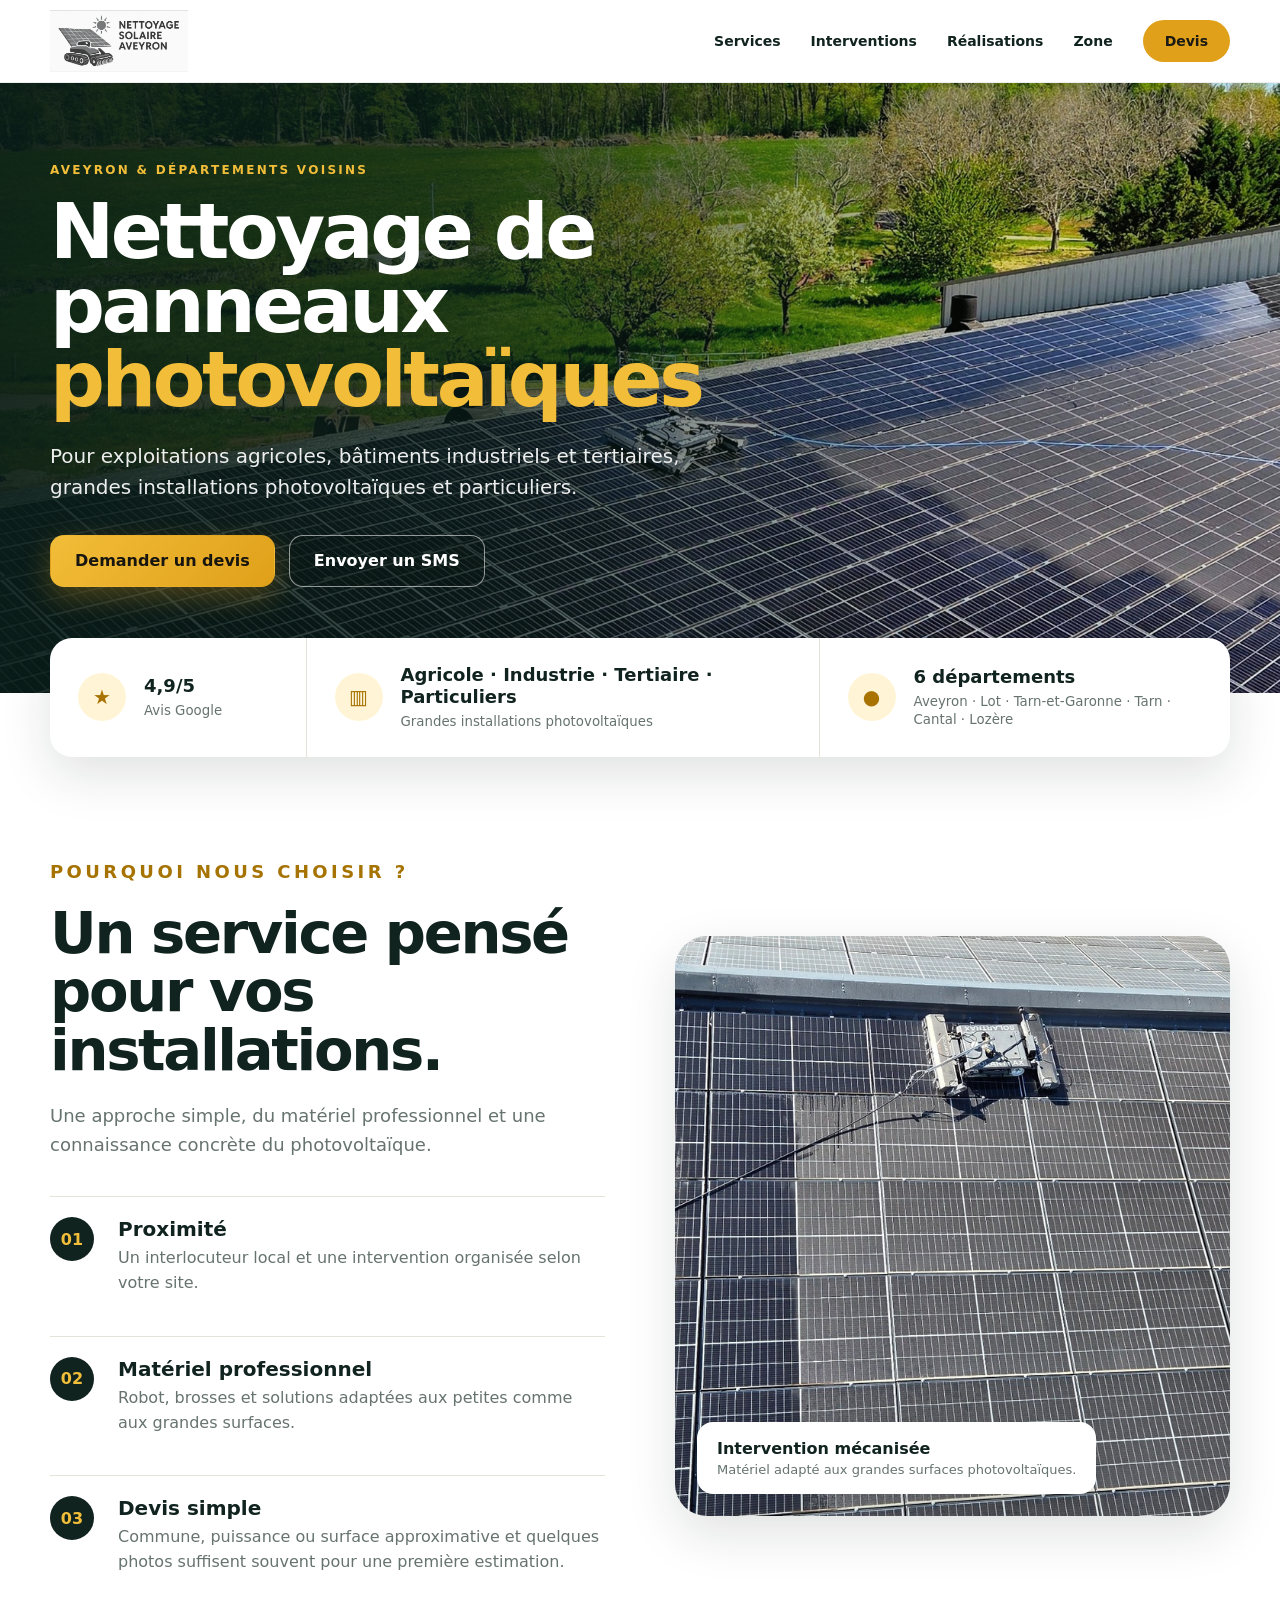
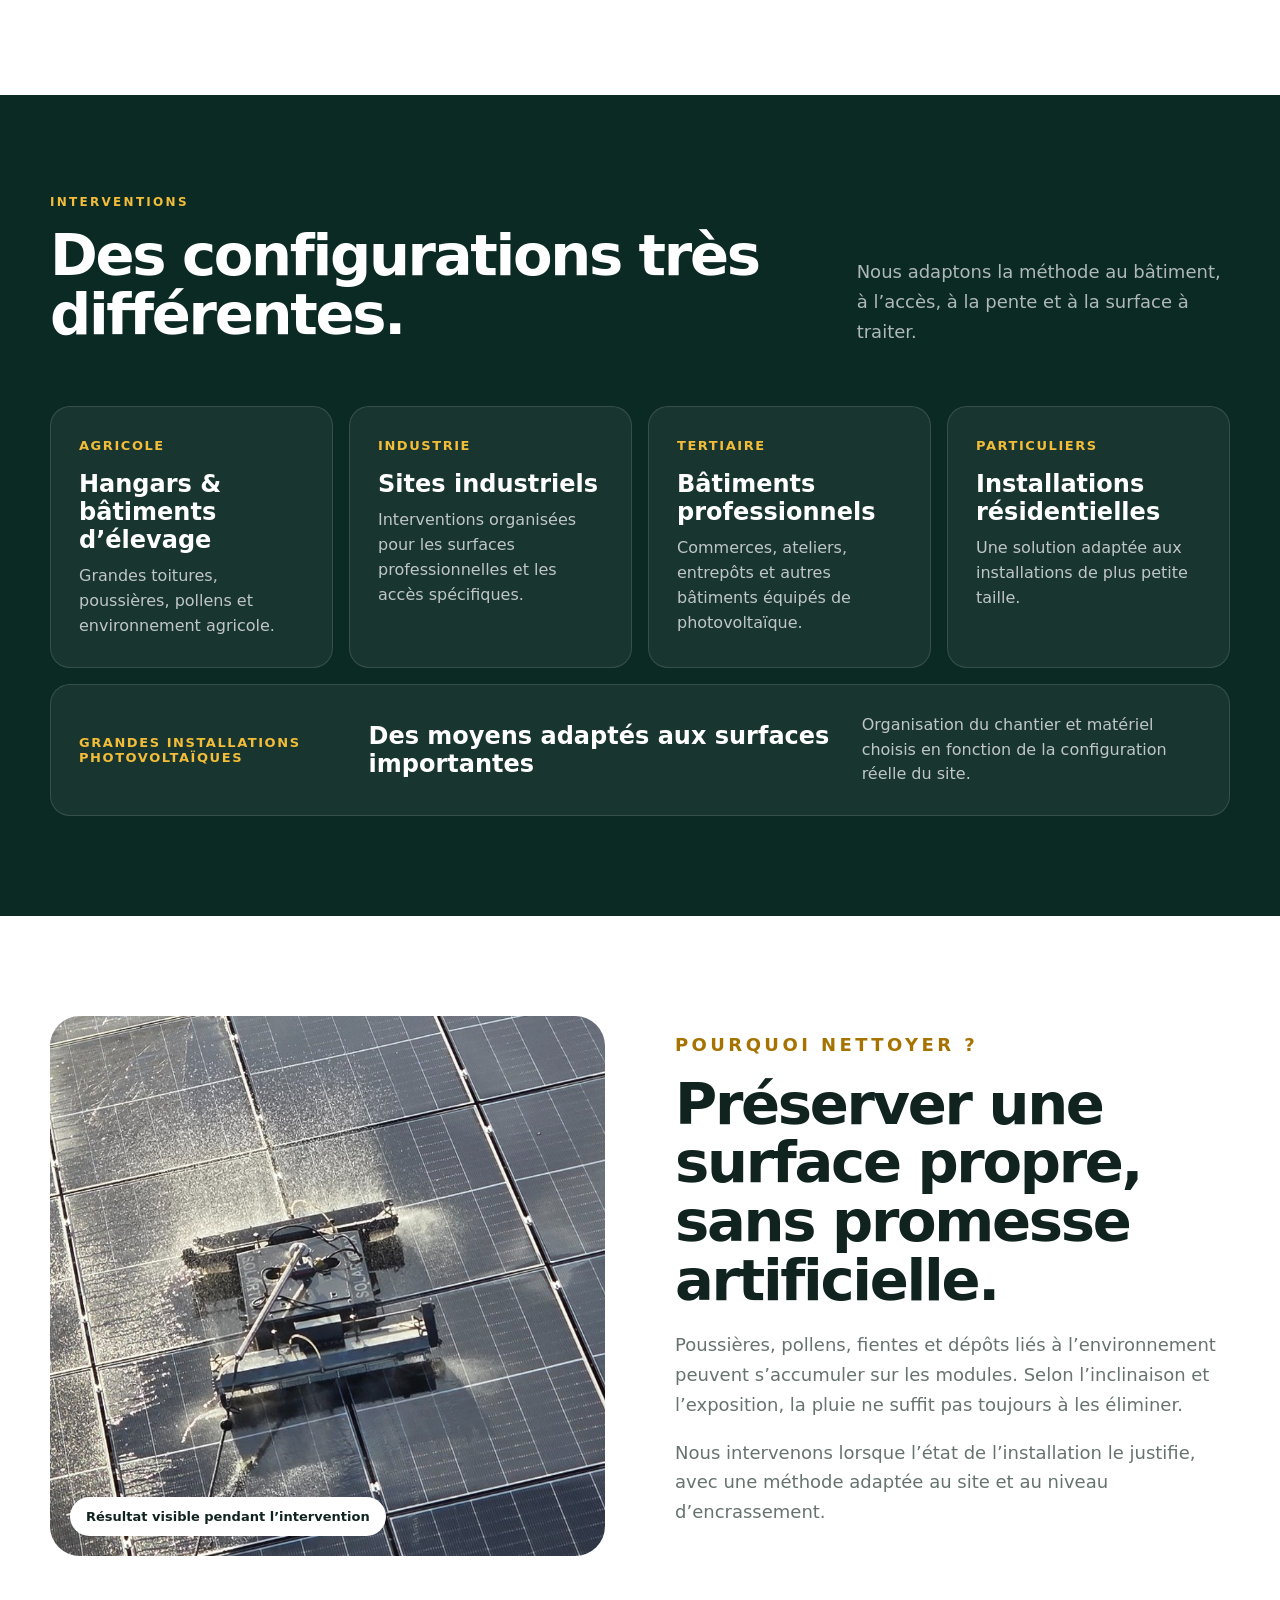
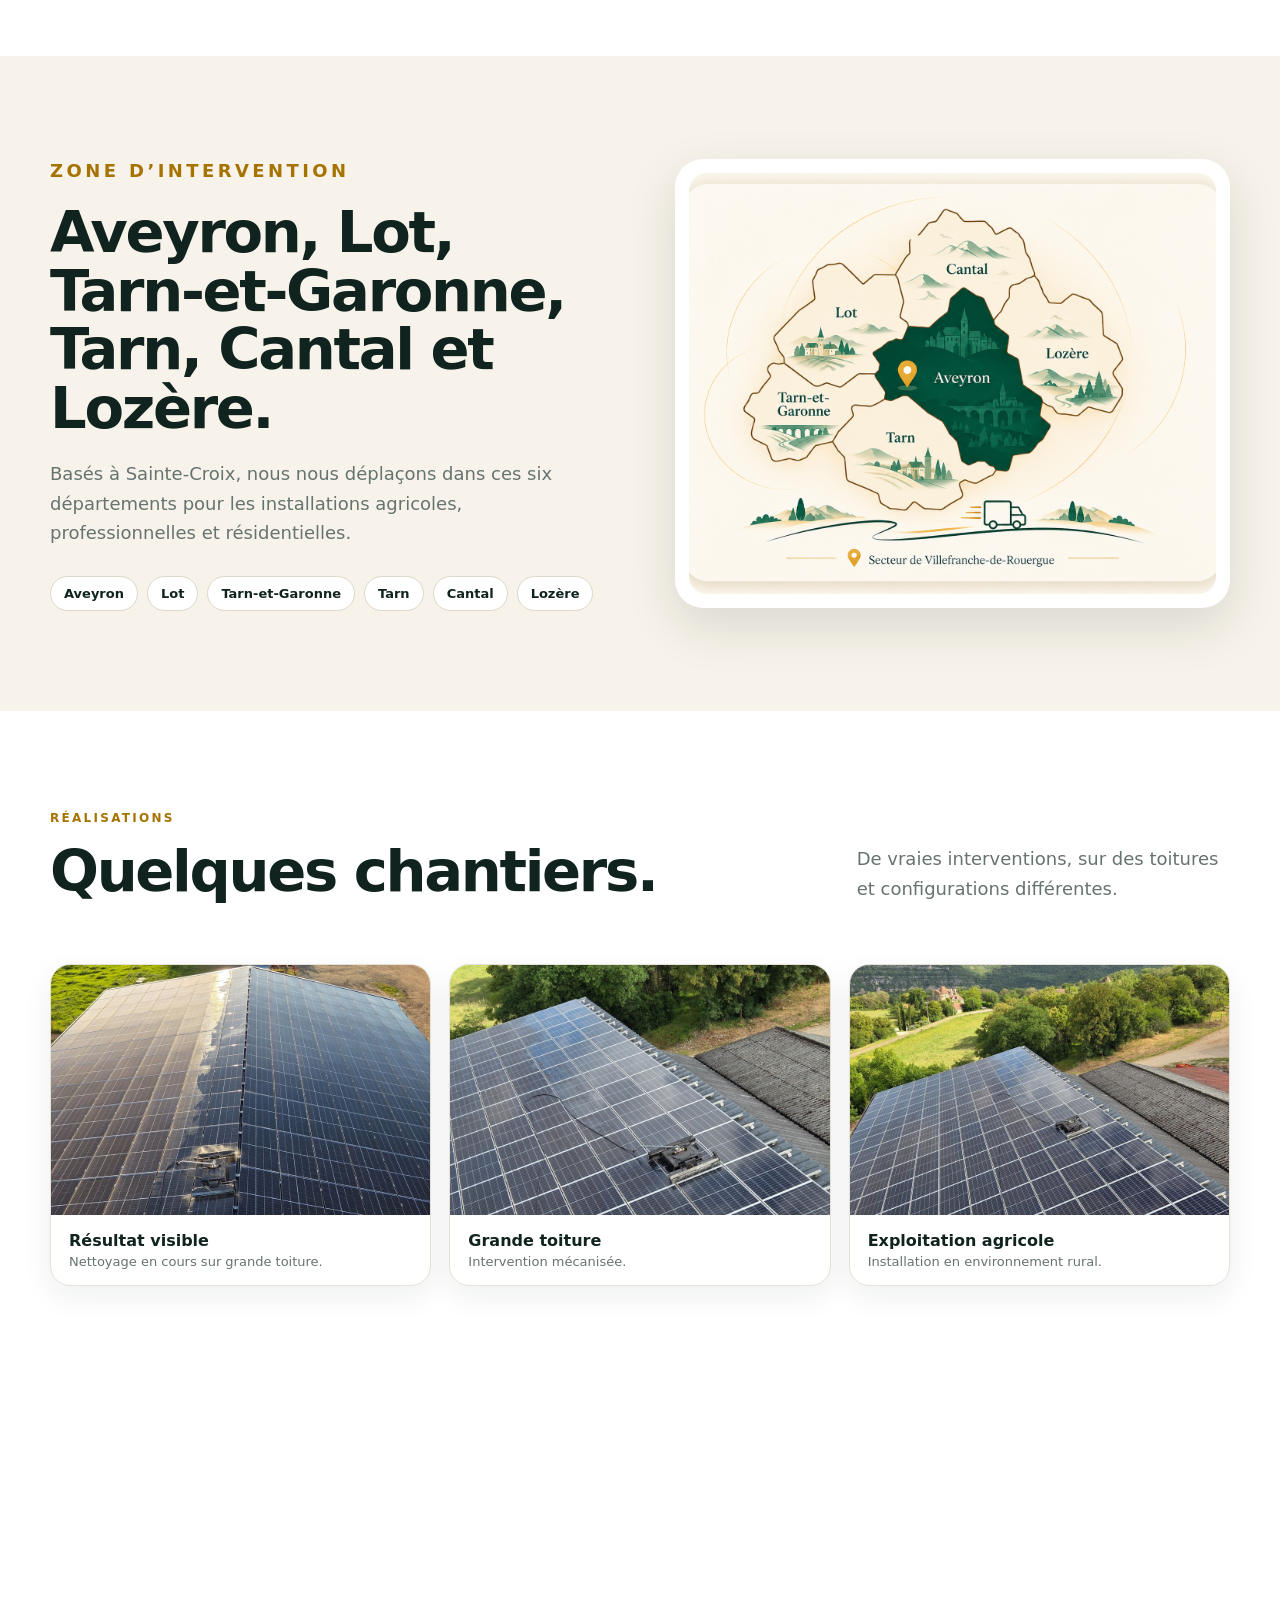
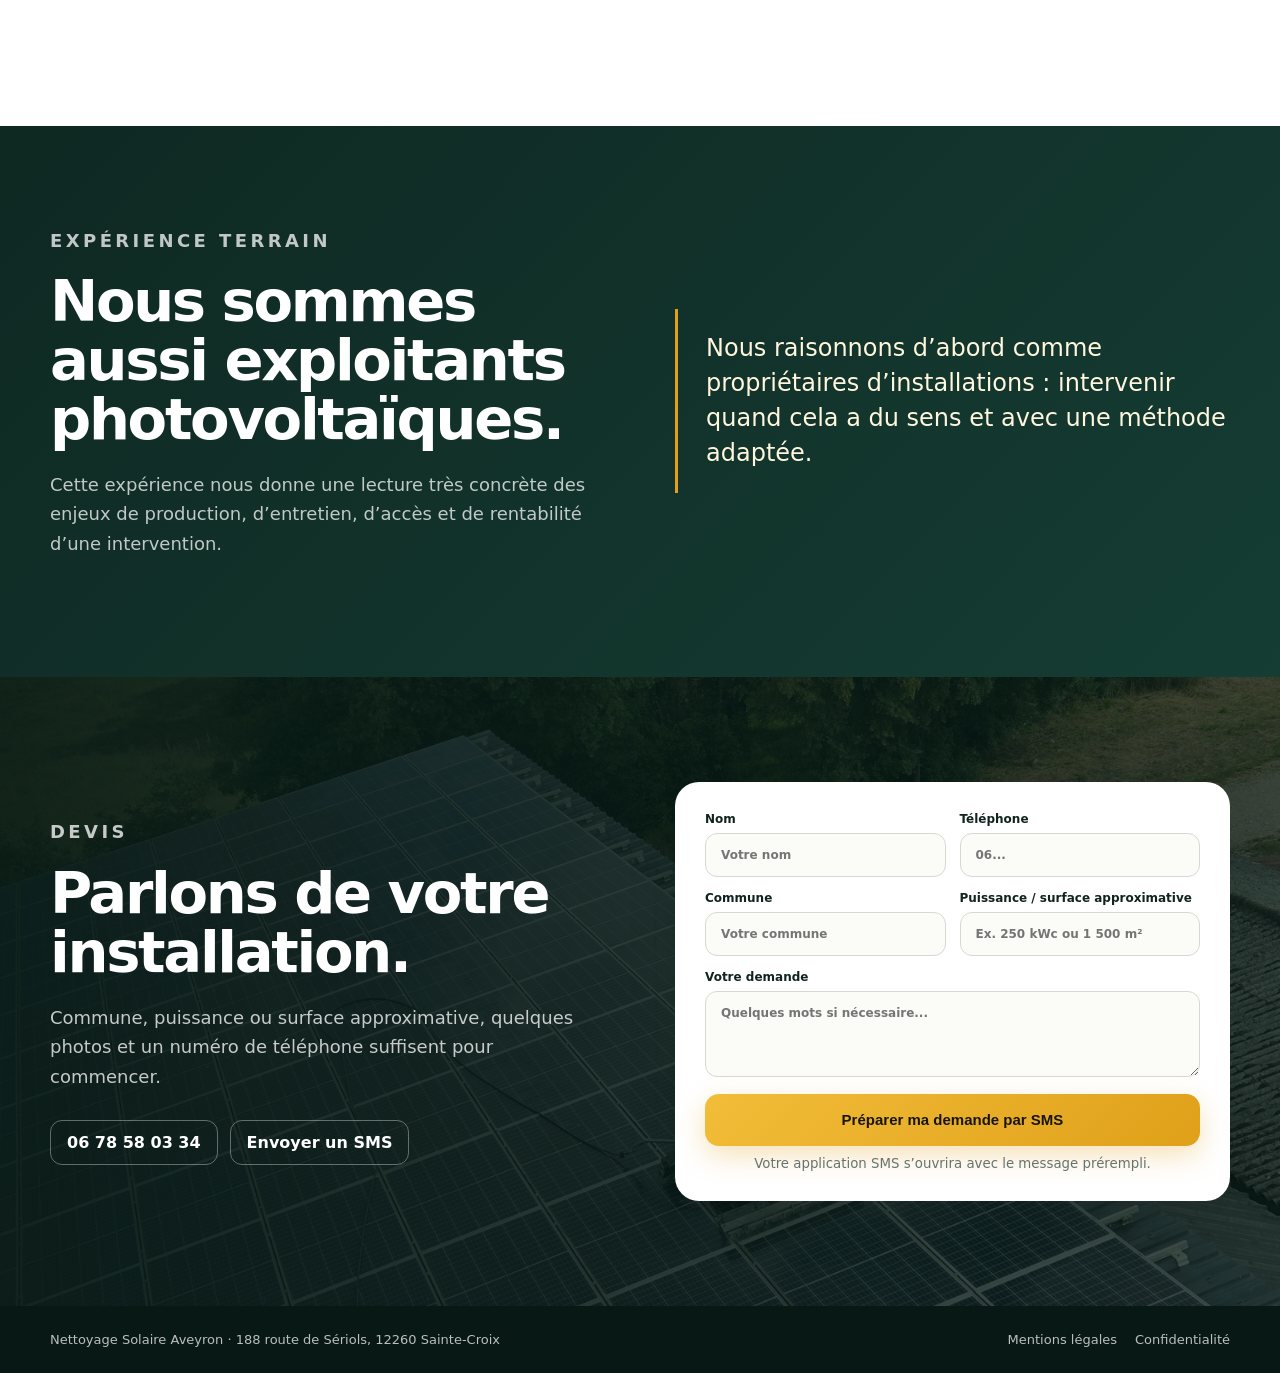
<file: index.html>
<!doctype html>
<html lang="fr">
<head>
  <meta charset="utf-8">
  <meta name="viewport" content="width=device-width,initial-scale=1,viewport-fit=cover">
  <title>Nettoyage de panneaux photovoltaïques | Aveyron, Lot, Tarn-et-Garonne</title>
  <meta name="description" content="Nettoyage professionnel de panneaux photovoltaïques pour exploitations agricoles, industrie, tertiaire, grandes installations et particuliers. Aveyron, Lot, Tarn-et-Garonne, Tarn, Cantal et Lozère.">
  <link rel="canonical" href="https://nettoyage-solaire-aveyron.fr/">
  <meta name="theme-color" content="#132923">
  <meta property="og:title" content="Nettoyage Solaire Aveyron">
  <meta property="og:description" content="Nettoyage professionnel de panneaux photovoltaïques en Aveyron et dans les départements voisins.">
  <meta property="og:image" content="https://nettoyage-solaire-aveyron.fr/assets/hero.jpg">
  <meta property="og:type" content="website">
  <meta property="og:url" content="https://nettoyage-solaire-aveyron.fr/">
  <link rel="icon" href="assets/favicon.png">
  <link rel="stylesheet" href="styles-v700.css">
  <script type="application/ld+json">{
    "@context":"https://schema.org","@type":"LocalBusiness","name":"Nettoyage Solaire Aveyron",
    "url":"https://nettoyage-solaire-aveyron.fr/","telephone":"+33678580334",
    "address":{"@type":"PostalAddress","streetAddress":"188 route de Sériols","postalCode":"12260","addressLocality":"Sainte-Croix","addressCountry":"FR"},
    "areaServed":["Aveyron","Lot","Tarn-et-Garonne","Tarn","Cantal","Lozère"],
    "description":"Nettoyage professionnel de panneaux photovoltaïques pour exploitations agricoles, industrie, tertiaire, grandes installations et particuliers."
  }</script>
</head>
<body>
<header class="site-header">
  <div class="wrap nav">
    <a class="brand" href="#top" aria-label="Nettoyage Solaire Aveyron"><img src="assets/logo-nsa.jpg" alt="Nettoyage Solaire Aveyron"></a>
    <button class="menu-btn" aria-expanded="false" aria-controls="navlinks" aria-label="Ouvrir le menu"><span></span><span></span><span></span></button>
    <nav id="navlinks" class="navlinks">
      <a href="#services">Services</a><a href="#interventions">Interventions</a><a href="#realisations">Réalisations</a><a href="#zone">Zone</a>
      <a class="nav-cta" href="#devis">Devis</a>
    </nav>
  </div>
</header>

<main id="top">
<section class="hero">
  <img class="hero-bg" src="assets/hero.jpg" alt="Robot de nettoyage sur une toiture photovoltaïque en environnement rural">
  <div class="hero-shade"></div>
  <div class="wrap hero-inner reveal">
    <p class="eyebrow">Aveyron & départements voisins</p>
    <h1>Nettoyage de panneaux <em>photovoltaïques</em></h1>
    <p class="hero-copy">Pour exploitations agricoles, bâtiments industriels et tertiaires, grandes installations photovoltaïques et particuliers.</p>
    <div class="hero-actions"><a class="btn primary" href="#devis">Demander un devis</a><a class="btn ghost" href="sms:+33678580334">Envoyer un SMS</a></div>
  </div>
</section>

<section class="proofbar" aria-label="Informations principales">
  <div class="wrap proofgrid">
    <div class="proof"><span class="proof-icon">★</span><div><strong>4,9/5</strong><small>Avis Google</small></div></div>
    <div class="proof"><span class="proof-icon">▥</span><div><strong>Agricole · Industrie · Tertiaire · Particuliers</strong><small>Grandes installations photovoltaïques</small></div></div>
    <div class="proof"><span class="proof-icon">●</span><div><strong>6 départements</strong><small>Aveyron · Lot · Tarn-et-Garonne · Tarn · Cantal · Lozère</small></div></div>
  </div>
</section>

<section class="section" id="services">
  <div class="wrap choose-grid">
    <div class="choose-copy reveal">
      <p class="eyebrow dark">Pourquoi nous choisir ?</p>
      <h2>Un service pensé pour vos installations.</h2>
      <p>Une approche simple, du matériel professionnel et une connaissance concrète du photovoltaïque.</p>
      <div class="benefits">
        <article><span>01</span><div><h3>Proximité</h3><p>Un interlocuteur local et une intervention organisée selon votre site.</p></div></article>
        <article><span>02</span><div><h3>Matériel professionnel</h3><p>Robot, brosses et solutions adaptées aux petites comme aux grandes surfaces.</p></div></article>
        <article><span>03</span><div><h3>Devis simple</h3><p>Commune, puissance ou surface approximative et quelques photos suffisent souvent pour une première estimation.</p></div></article>
      </div>
    </div>
    <figure class="feature reveal"><img src="assets/proof.jpg" alt="Robot professionnel de nettoyage photovoltaïque"><figcaption><strong>Intervention mécanisée</strong><span>Matériel adapté aux grandes surfaces photovoltaïques.</span></figcaption></figure>
  </div>
</section>

<section class="section section-dark" id="interventions">
  <div class="wrap">
    <div class="section-head reveal"><div><p class="eyebrow">Interventions</p><h2>Des configurations très différentes.</h2></div><p>Nous adaptons la méthode au bâtiment, à l’accès, à la pente et à la surface à traiter.</p></div>
    <div class="service-grid">
      <article class="service-card reveal"><b>Agricole</b><h3>Hangars & bâtiments d’élevage</h3><p>Grandes toitures, poussières, pollens et environnement agricole.</p></article>
      <article class="service-card reveal"><b>Industrie</b><h3>Sites industriels</h3><p>Interventions organisées pour les surfaces professionnelles et les accès spécifiques.</p></article>
      <article class="service-card reveal"><b>Tertiaire</b><h3>Bâtiments professionnels</h3><p>Commerces, ateliers, entrepôts et autres bâtiments équipés de photovoltaïque.</p></article>
      <article class="service-card reveal"><b>Particuliers</b><h3>Installations résidentielles</h3><p>Une solution adaptée aux installations de plus petite taille.</p></article>
      <article class="service-card wide reveal"><b>Grandes installations photovoltaïques</b><h3>Des moyens adaptés aux surfaces importantes</h3><p>Organisation du chantier et matériel choisis en fonction de la configuration réelle du site.</p></article>
    </div>
  </div>
</section>

<section class="section" id="resultat">
  <div class="wrap result-grid">
    <figure class="result-photo reveal"><img src="assets/resultat.jpg" alt="Nettoyage visible sur des panneaux photovoltaïques"><span>Résultat visible pendant l’intervention</span></figure>
    <div class="result-copy reveal"><p class="eyebrow dark">Pourquoi nettoyer ?</p><h2>Préserver une surface propre, sans promesse artificielle.</h2><p>Poussières, pollens, fientes et dépôts liés à l’environnement peuvent s’accumuler sur les modules. Selon l’inclinaison et l’exposition, la pluie ne suffit pas toujours à les éliminer.</p><p>Nous intervenons lorsque l’état de l’installation le justifie, avec une méthode adaptée au site et au niveau d’encrassement.</p></div>
  </div>
</section>

<section class="section zone-section" id="zone">
  <div class="wrap zone-grid">
    <div class="zone-copy reveal"><p class="eyebrow dark">Zone d’intervention</p><h2>Aveyron, Lot, Tarn-et-Garonne, Tarn, Cantal et Lozère.</h2><p>Basés à Sainte-Croix, nous nous déplaçons dans ces six départements pour les installations agricoles, professionnelles et résidentielles.</p><div class="chips"><span>Aveyron</span><span>Lot</span><span>Tarn-et-Garonne</span><span>Tarn</span><span>Cantal</span><span>Lozère</span></div></div>
    <figure class="map-card reveal"><img src="assets/zone-map-v710.png" alt="Carte de la zone d’intervention autour de l’Aveyron">
</figure>
  </div>
</section>

<section class="section" id="realisations">
  <div class="wrap">
    <div class="section-head light reveal"><div><p class="eyebrow dark">Réalisations</p><h2>Quelques chantiers.</h2></div><p>De vraies interventions, sur des toitures et configurations différentes.</p></div>
    <div class="gallery">
      <figure class="gallery-item reveal"><img src="assets/gallery-1.jpg" alt="Nettoyage photovoltaïque avec robot"><figcaption><strong>Résultat visible</strong><span>Nettoyage en cours sur grande toiture.</span></figcaption></figure>
      <figure class="gallery-item reveal"><img src="assets/gallery-2.jpg" alt="Robot sur toiture photovoltaïque"><figcaption><strong>Grande toiture</strong><span>Intervention mécanisée.</span></figcaption></figure>
      <figure class="gallery-item reveal"><img src="assets/gallery-3.jpg" alt="Toiture photovoltaïque en environnement rural"><figcaption><strong>Exploitation agricole</strong><span>Installation en environnement rural.</span></figcaption></figure>
      <figure class="gallery-item reveal"><img src="assets/gallery-4.jpg" alt="Robot de nettoyage sur panneaux photovoltaïques"><figcaption><strong>Surface importante</strong><span>Matériel adapté au chantier.</span></figcaption></figure>
      <figure class="gallery-item reveal"><img src="assets/gallery-5.jpg" alt="Intervention sur bâtiment agricole"><figcaption><strong>Bâtiment d’exploitation</strong><span>Configuration professionnelle.</span></figcaption></figure>
      <figure class="gallery-item reveal"><img src="assets/gallery-6.jpg" alt="Toiture photovoltaïque vue en hauteur"><figcaption><strong>Autre configuration</strong><span>Adaptation au site et à l’accès.</span></figcaption></figure>
    </div>
  </div>
</section>

<section class="section operator-section">
  <div class="wrap operator-grid"><div class="operator-copy reveal"><p class="eyebrow">Expérience terrain</p><h2>Nous sommes aussi exploitants photovoltaïques.</h2><p>Cette expérience nous donne une lecture très concrète des enjeux de production, d’entretien, d’accès et de rentabilité d’une intervention.</p></div><div class="operator-note reveal">Nous raisonnons d’abord comme propriétaires d’installations : intervenir quand cela a du sens et avec une méthode adaptée.</div></div>
</section>

<section class="contact" id="devis">
  <img src="assets/contact-bg.jpg" alt="Toiture photovoltaïque" class="contact-bg"><div class="contact-shade"></div>
  <div class="wrap contact-grid">
    <div class="contact-copy reveal"><p class="eyebrow">Devis</p><h2>Parlons de votre installation.</h2><p>Commune, puissance ou surface approximative, quelques photos et un numéro de téléphone suffisent pour commencer.</p><div class="contact-direct"><a href="tel:+33678580334">06 78 58 03 34</a><a href="sms:+33678580334">Envoyer un SMS</a></div></div>
    <form class="quote-form reveal" id="quoteForm">
      <div class="fieldrow"><label>Nom<input id="qname" autocomplete="name" placeholder="Votre nom"></label><label>Téléphone<input id="qphone" inputmode="tel" autocomplete="tel" placeholder="06..."></label></div>
      <div class="fieldrow"><label>Commune<input id="qcity" placeholder="Votre commune"></label><label>Puissance / surface approximative<input id="qsize" placeholder="Ex. 250 kWc ou 1 500 m²"></label></div>
      <label>Votre demande<textarea id="qmsg" rows="4" placeholder="Quelques mots si nécessaire..."></textarea></label>
      <button class="btn primary form-btn" type="submit">Préparer ma demande par SMS</button>
      <small>Votre application SMS s’ouvrira avec le message prérempli.</small>
    </form>
  </div>
</section>
</main>

<footer><div class="wrap footer-inner"><span>Nettoyage Solaire Aveyron · 188 route de Sériols, 12260 Sainte-Croix</span><nav><a href="mentions-legales.html">Mentions légales</a><a href="confidentialite.html">Confidentialité</a></nav></div></footer>
<script src="script-v700.js"></script>
</body></html>
</file>
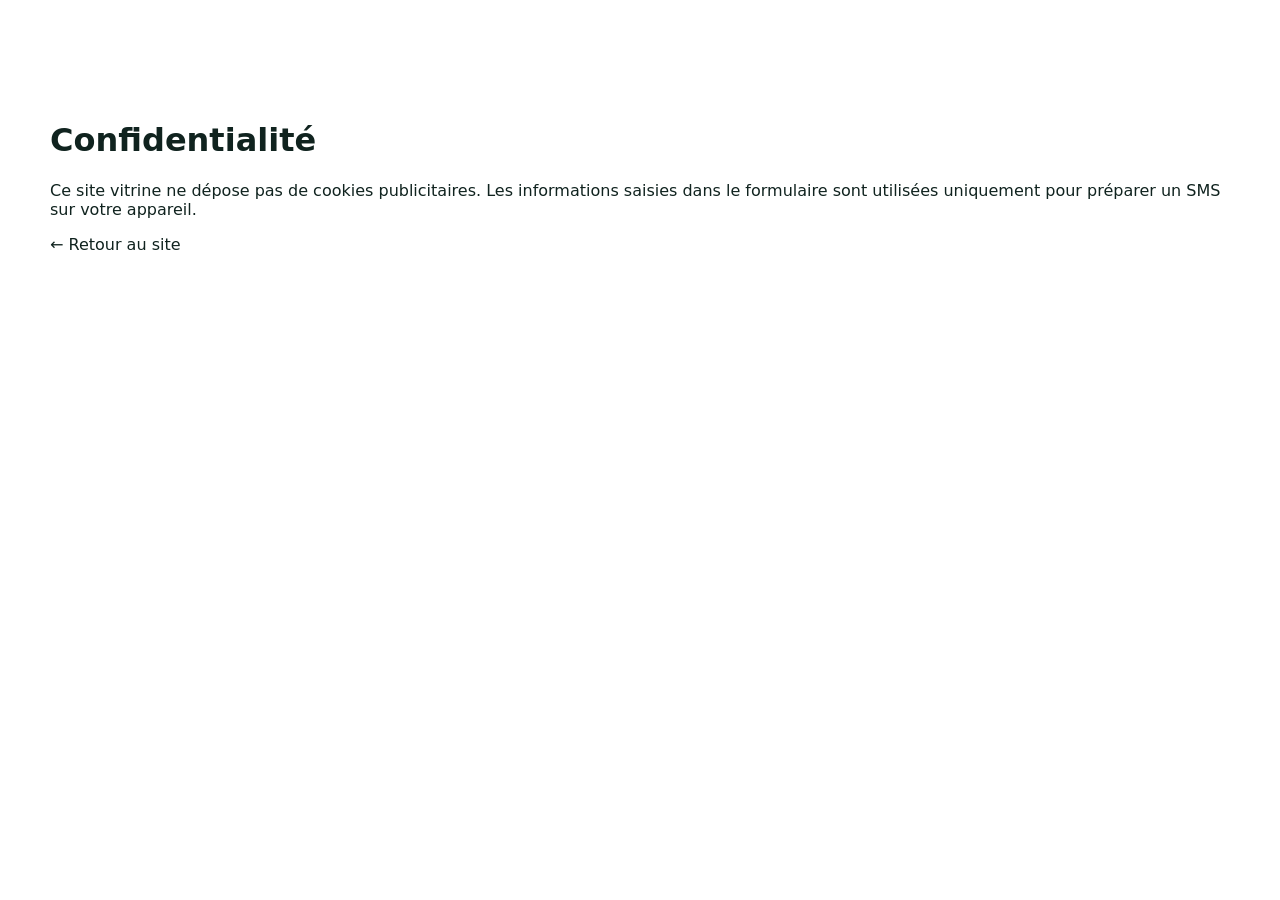
<file: confidentialite.html>
<!doctype html><meta charset="utf-8"><meta name="viewport" content="width=device-width,initial-scale=1"><title>Confidentialité</title><link rel="stylesheet" href="styles-v700.css"><main class="section"><div class="wrap"><h1>Confidentialité</h1><p>Ce site vitrine ne dépose pas de cookies publicitaires. Les informations saisies dans le formulaire sont utilisées uniquement pour préparer un SMS sur votre appareil.</p><p><a href="index.html">← Retour au site</a></p></div></main>
</file>
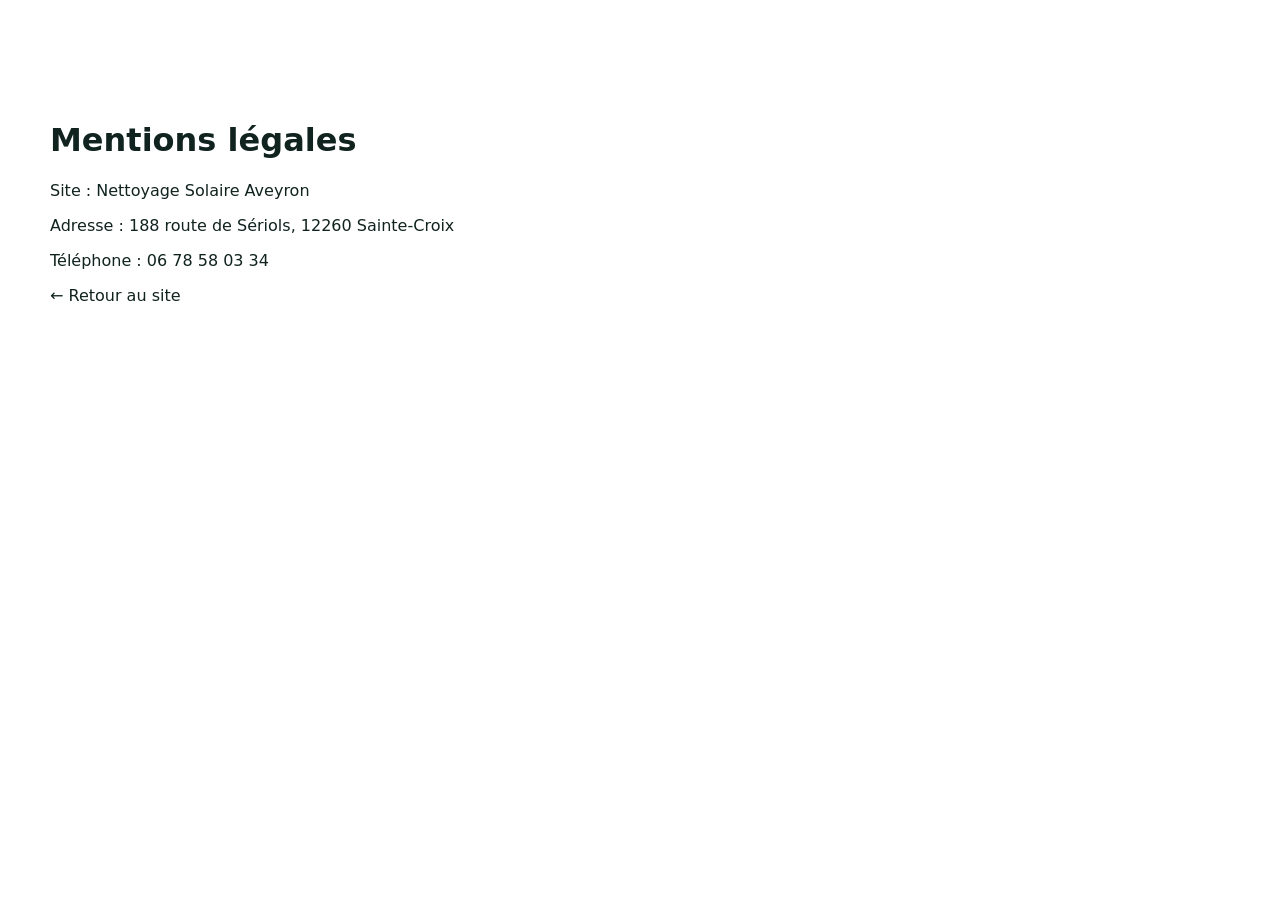
<file: mentions-legales.html>
<!doctype html><meta charset="utf-8"><meta name="viewport" content="width=device-width,initial-scale=1"><title>Mentions légales</title><link rel="stylesheet" href="styles-v700.css"><main class="section"><div class="wrap"><h1>Mentions légales</h1><p>Site : Nettoyage Solaire Aveyron</p><p>Adresse : 188 route de Sériols, 12260 Sainte-Croix</p><p>Téléphone : 06 78 58 03 34</p><p><a href="index.html">← Retour au site</a></p></div></main>
</file>
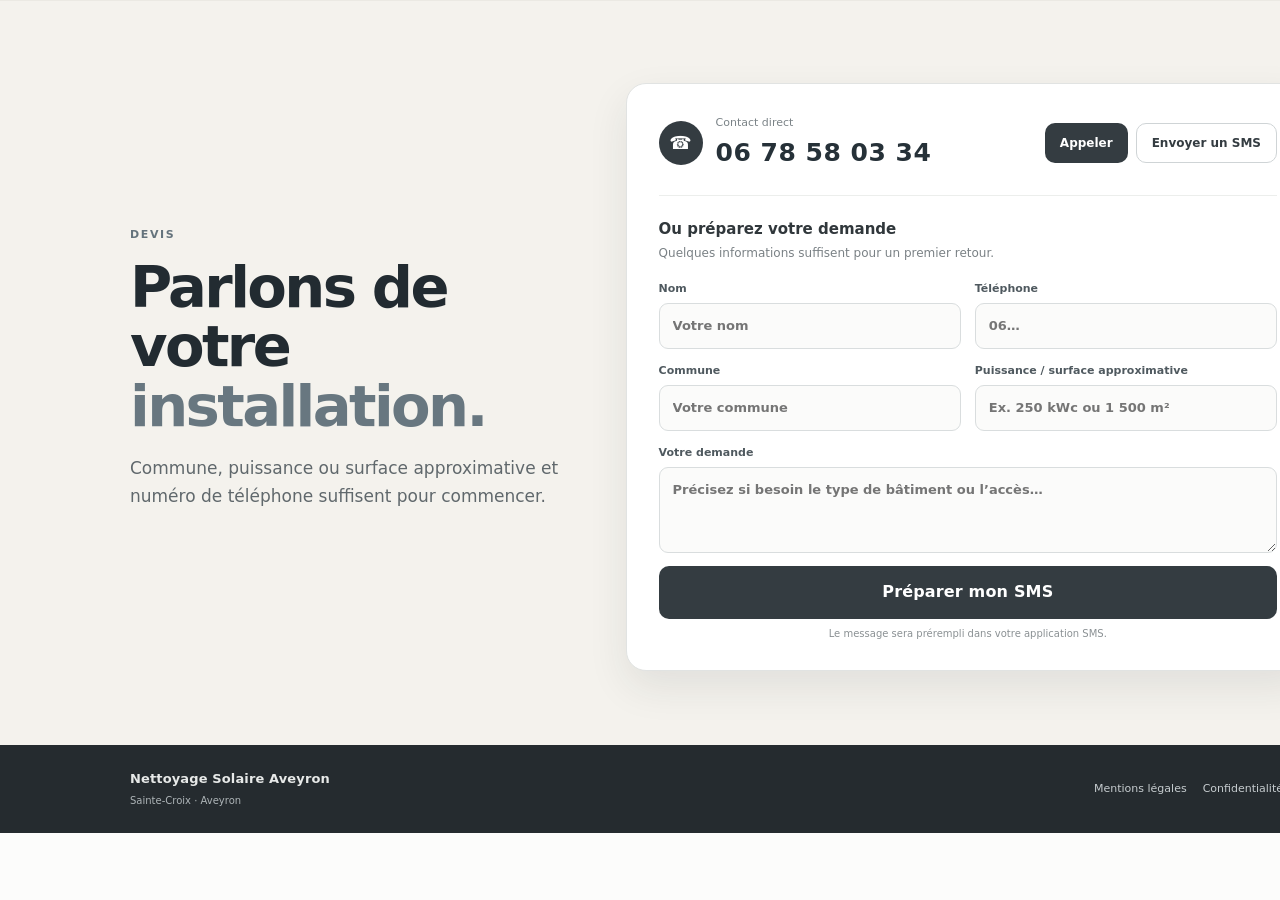
<file: preview-contact.html>
<!doctype html><html lang="fr"><head><meta charset="utf-8"><link rel="stylesheet" href="styles-v620.css"><style>@page{size:1440px 980px;margin:0}html,body{margin:0;padding:0;width:1440px}.reveal{opacity:1!important;transform:none!important}</style></head><body><section class="cta-section" id="devis">
<div class="container cta-grid">
<div class="cta-copy reveal">
<p class="eyebrow">Devis</p>
<h2>Parlons de votre <em>installation.</em></h2>
<p>Commune, puissance ou surface approximative et numéro de téléphone suffisent pour commencer.</p>
</div>
<div class="contact-card contact-card-v620 reveal">
<div class="contact-top-v620">
<div class="contact-heading-v620">
<span class="phone-icon">☎</span>
<div>
<small>Contact direct</small>
<a class="contact-number-v620" href="tel:+33678580334">06 78 58 03 34</a>
</div>
</div>
<div class="contact-actions-v620">
<a class="contact-action-v620" href="tel:+33678580334">Appeler</a>
<a class="contact-action-v620 secondary" href="sms:+33678580334">Envoyer un SMS</a>
</div>
</div>
<div class="form-intro-v620">
<strong>Ou préparez votre demande</strong>
<span>Quelques informations suffisent pour un premier retour.</span>
</div>
<form id="quote-form">
<div class="form-grid two">
<label>Nom<input name="nom" placeholder="Votre nom" required="" type="text"/></label>
<label>Téléphone<input name="telephone" placeholder="06…" required="" type="tel"/></label>
</div>
<div class="form-grid two">
<label>Commune<input name="commune" placeholder="Votre commune" type="text"/></label>
<label>Puissance / surface approximative<input name="puissance" placeholder="Ex. 250 kWc ou 1 500 m²" type="text"/></label>
</div>
<label>Votre demande<textarea name="message" placeholder="Précisez si besoin le type de bâtiment ou l’accès…" rows="3"></textarea></label>
<button class="sms-btn" type="submit">Préparer mon SMS</button>
<p class="form-note">Le message sera prérempli dans votre application SMS.</p>
</form>
</div>
</div>
</section><footer class="footer footer-v620">
<div class="container footer-inner footer-inner-v620">
<div class="footer-brand-v620">
<strong>Nettoyage Solaire Aveyron</strong>
<span>Sainte-Croix · Aveyron</span>
</div>
<div class="footer-links">
<a href="mentions-legales.html">Mentions légales</a>
<a href="confidentialite.html">Confidentialité</a>
<span>© <span id="year"></span></span>
</div>
</div>
</footer></body></html>
</file>
<file: styles-v700.css>
:root{--ink:#10231f;--green:#14352d;--green2:#0c2a24;--gold:#e0a019;--gold2:#f2bd39;--cream:#f7f3ea;--white:#fff;--muted:#66736f;--line:#e5e2da;--shadow:0 18px 50px rgba(13,31,27,.13);--radius:24px}
*{box-sizing:border-box}html{scroll-behavior:smooth}body{margin:0;font-family:Inter,system-ui,-apple-system,Segoe UI,Roboto,Arial,sans-serif;color:var(--ink);background:#fff;overflow-x:hidden}img{max-width:100%;display:block}a{color:inherit;text-decoration:none}.wrap{width:min(1180px,calc(100% - 40px));margin:auto}.site-header{position:sticky;top:0;z-index:40;background:rgba(255,255,255,.96);backdrop-filter:blur(14px);border-bottom:1px solid rgba(16,35,31,.08)}.nav{height:82px;display:flex;align-items:center;justify-content:space-between}.brand img{width:170px;height:62px;object-fit:contain;object-position:left center}.navlinks{display:flex;align-items:center;gap:30px;font-weight:700;font-size:14px}.navlinks a{padding:10px 0}.navlinks a:hover{color:#8b6509}.nav-cta{background:var(--gold);padding:13px 22px!important;border-radius:999px;color:#1b1a16!important}.menu-btn{display:none;border:0;background:none;padding:8px}.menu-btn span{display:block;width:26px;height:2px;background:var(--ink);margin:5px}
.hero{position:relative;min-height:610px;display:flex;align-items:center;overflow:hidden}.hero-bg{position:absolute;inset:0;width:100%;height:100%;object-fit:cover}.hero-shade{position:absolute;inset:0;background:linear-gradient(90deg,rgba(8,28,24,.92) 0%,rgba(8,28,24,.76) 36%,rgba(8,28,24,.18) 72%,rgba(8,28,24,.05) 100%)}.hero-inner{position:relative;color:#fff;padding:76px 0 102px;max-width:1180px}.hero-inner>*{max-width:650px}.eyebrow{text-transform:uppercase;letter-spacing:.19em;font-size:12px;font-weight:900;color:var(--gold2);margin:0 0 18px}.eyebrow.dark{color:#a67300}.hero h1{font-size:clamp(48px,6vw,82px);line-height:.96;letter-spacing:-.045em;margin:0 0 24px;font-weight:900}.hero h1 em{display:block;color:var(--gold2);font-style:normal}.hero-copy{font-size:20px;line-height:1.55;color:rgba(255,255,255,.92);margin-bottom:32px}.hero-actions{display:flex;gap:14px;flex-wrap:wrap}.btn{display:inline-flex;align-items:center;justify-content:center;min-height:52px;padding:0 24px;border-radius:14px;font-weight:850;border:1px solid transparent;transition:.2s transform,.2s box-shadow,.2s background}.btn:hover{transform:translateY(-2px)}.btn.primary{background:linear-gradient(135deg,var(--gold2),var(--gold));color:#17150f;box-shadow:0 10px 28px rgba(224,160,25,.3)}.btn.ghost{border-color:rgba(255,255,255,.55);color:#fff;background:rgba(7,22,19,.3)}
.proofbar{position:relative;margin-top:-55px;z-index:5}.proofgrid{display:grid;grid-template-columns:.75fr 1.5fr 1.2fr;background:#fff;border-radius:22px;box-shadow:var(--shadow);overflow:hidden}.proof{padding:26px 28px;display:flex;align-items:center;gap:18px;border-right:1px solid var(--line)}.proof:last-child{border-right:0}.proof-icon{width:48px;height:48px;border-radius:50%;display:grid;place-items:center;background:#fff5d6;color:#a87300;font-weight:900;font-size:20px;flex:0 0 auto}.proof strong{display:block;font-size:18px;line-height:1.22}.proof small{display:block;color:var(--muted);margin-top:5px;line-height:1.35}
.section{padding:100px 0}.choose-grid,.result-grid,.zone-grid,.operator-grid,.contact-grid{display:grid;grid-template-columns:1fr 1fr;gap:70px;align-items:center}.choose-copy h2,.result-copy h2,.zone-copy h2,.operator-copy h2,.contact-copy h2,.section-head h2{font-size:clamp(38px,4.5vw,64px);line-height:1.02;letter-spacing:-.04em;margin:0 0 20px}.choose-copy>p,.result-copy p,.zone-copy p,.operator-copy p,.section-head>p,.contact-copy p{font-size:18px;line-height:1.65;color:var(--muted)}.benefits{display:grid;gap:20px;margin-top:36px}.benefits article{display:grid;grid-template-columns:50px 1fr;gap:18px;padding:20px 0;border-top:1px solid var(--line)}.benefits article span{width:44px;height:44px;border-radius:50%;display:grid;place-items:center;background:var(--ink);color:var(--gold2);font-weight:900}.benefits h3{margin:0 0 5px;font-size:20px}.benefits p{margin:0;color:var(--muted);line-height:1.55}.feature{position:relative;margin:0;border-radius:32px;overflow:hidden;box-shadow:var(--shadow)}.feature img{width:100%;height:580px;object-fit:cover}.feature figcaption{position:absolute;left:22px;bottom:22px;background:#fff;padding:17px 20px;border-radius:16px;box-shadow:var(--shadow)}.feature strong,.feature span{display:block}.feature span{color:var(--muted);font-size:13px;margin-top:4px}
.section-dark{background:var(--green2);color:#fff}.section-head{display:grid;grid-template-columns:1.4fr .7fr;gap:60px;align-items:end;margin-bottom:42px}.section-dark .section-head>p{color:rgba(255,255,255,.67)}.service-grid{display:grid;grid-template-columns:repeat(4,1fr);gap:16px}.service-card{padding:28px;border:1px solid rgba(255,255,255,.13);border-radius:20px;background:rgba(255,255,255,.055);min-height:225px;transition:.2s transform,.2s background}.service-card:hover{transform:translateY(-4px);background:rgba(255,255,255,.09)}.service-card b{display:inline-block;color:var(--gold2);font-size:13px;text-transform:uppercase;letter-spacing:.12em}.service-card h3{font-size:24px;margin:16px 0 10px}.service-card p{color:rgba(255,255,255,.72);line-height:1.55;margin:0}.service-card.wide{grid-column:span 4;min-height:auto;display:grid;grid-template-columns:.8fr 1.4fr 1fr;align-items:center;gap:18px}.service-card.wide h3,.service-card.wide p{margin:0}
.result-photo{margin:0;position:relative;border-radius:30px;overflow:hidden}.result-photo img{width:100%;height:540px;object-fit:cover}.result-photo span{position:absolute;left:20px;bottom:20px;background:#fff;border-radius:999px;padding:12px 16px;font-size:13px;font-weight:850}.result-copy p{margin-bottom:16px}
.zone-section{background:var(--cream)}.map-card{margin:0;background:#fff;padding:14px;border-radius:28px;box-shadow:var(--shadow)}.map-card img{border-radius:18px;width:100%;aspect-ratio:1.25/1;object-fit:cover;object-position:center}.map-card figcaption{font-size:12px;color:var(--muted);padding:10px 6px 2px;text-align:center}.chips{display:flex;flex-wrap:wrap;gap:9px;margin-top:28px}.chips span{background:#fff;border:1px solid #ddd7c8;padding:9px 13px;border-radius:999px;font-weight:750;font-size:13px}
.section-head.light>p{color:var(--muted)}.gallery{display:grid;grid-template-columns:repeat(3,1fr);gap:18px}.gallery-item{margin:0;border-radius:20px;overflow:hidden;background:#fff;border:1px solid var(--line);box-shadow:0 10px 30px rgba(20,30,25,.07)}.gallery-item img{width:100%;height:250px;object-fit:cover}.gallery-item figcaption{padding:16px 18px}.gallery-item strong,.gallery-item span{display:block}.gallery-item strong{font-size:16px}.gallery-item span{margin-top:4px;font-size:13px;color:var(--muted)}
.operator-section{background:linear-gradient(135deg,#0e2822,#153d33);color:#fff}.operator-copy p{color:rgba(255,255,255,.74)}.operator-note{border-left:3px solid var(--gold);padding:22px 0 22px 28px;font-size:24px;line-height:1.45;color:#fff6dd}
.contact{position:relative;padding:105px 0;color:#fff;overflow:hidden}.contact-bg{position:absolute;inset:0;width:100%;height:100%;object-fit:cover}.contact-shade{position:absolute;inset:0;background:linear-gradient(90deg,rgba(7,25,21,.95),rgba(7,25,21,.76))}.contact-grid{position:relative}.contact-copy p{color:rgba(255,255,255,.76)}.contact-direct{display:flex;gap:12px;flex-wrap:wrap;margin-top:28px}.contact-direct a{border:1px solid rgba(255,255,255,.35);padding:12px 16px;border-radius:12px;font-weight:800}.quote-form{background:#fff;color:var(--ink);padding:30px;border-radius:24px;box-shadow:var(--shadow)}.fieldrow{display:grid;grid-template-columns:1fr 1fr;gap:14px}.quote-form label{display:block;font-size:12px;font-weight:850;margin-bottom:14px}.quote-form input,.quote-form textarea{width:100%;margin-top:7px;border:1px solid #d8d8d2;border-radius:12px;padding:14px 15px;font:inherit;outline:none;background:#fbfbf8}.quote-form input:focus,.quote-form textarea:focus{border-color:var(--gold)}.form-btn{width:100%;border:0;font-size:15px}.quote-form small{display:block;color:var(--muted);text-align:center;margin-top:10px}
footer{background:#081814;color:rgba(255,255,255,.72);padding:26px 0;font-size:13px}.footer-inner{display:flex;justify-content:space-between;gap:20px;align-items:center}.footer-inner nav{display:flex;gap:18px}
.reveal{opacity:0;transform:translateY(24px);transition:.65s ease opacity,.65s ease transform}.reveal.in{opacity:1;transform:none}
@media(max-width:980px){.navlinks{gap:18px}.proofgrid{grid-template-columns:1fr}.proof{border-right:0;border-bottom:1px solid var(--line)}.proof:last-child{border-bottom:0}.choose-grid,.result-grid,.zone-grid,.operator-grid,.contact-grid{grid-template-columns:1fr;gap:44px}.feature img{height:460px}.service-grid{grid-template-columns:1fr 1fr}.service-card.wide{grid-column:span 2;grid-template-columns:1fr}.section-head{grid-template-columns:1fr;gap:10px}.gallery{grid-template-columns:1fr 1fr}}
@media(max-width:720px){.wrap{width:min(100% - 28px,1180px)}.nav{height:70px}.brand img{width:138px;height:54px}.menu-btn{display:block}.navlinks{position:absolute;top:70px;left:14px;right:14px;background:#fff;border:1px solid var(--line);border-radius:18px;box-shadow:var(--shadow);padding:14px;display:none;flex-direction:column;align-items:stretch;gap:0}.navlinks.open{display:flex}.navlinks a{padding:13px 14px}.nav-cta{text-align:center;margin-top:6px}.hero{min-height:570px}.hero-bg{object-position:61% center}.hero-shade{background:linear-gradient(90deg,rgba(7,26,22,.94),rgba(7,26,22,.69) 70%,rgba(7,26,22,.34))}.hero-inner{padding:64px 0 105px}.hero h1{font-size:48px;max-width:100%}.hero-copy{font-size:17px;line-height:1.48}.hero-actions{display:grid}.btn{width:100%}.proofbar{margin-top:-42px}.proof{padding:19px 18px}.proof strong{font-size:16px}.proof small{font-size:11px}.section{padding:72px 0}.choose-copy h2,.result-copy h2,.zone-copy h2,.operator-copy h2,.contact-copy h2,.section-head h2{font-size:39px}.feature img{height:390px}.service-grid{grid-template-columns:1fr}.service-card.wide{grid-column:auto}.result-photo img{height:420px}.gallery{grid-template-columns:1fr}.gallery-item img{height:240px}.map-card img{aspect-ratio:1.18/1}.fieldrow{grid-template-columns:1fr}.operator-note{font-size:20px}.footer-inner{flex-direction:column;align-items:flex-start}.contact{padding:78px 0}.quote-form{padding:22px}.contact-direct{display:grid}.contact-direct a{text-align:center}}
@media(prefers-reduced-motion:reduce){*{scroll-behavior:auto!important}.reveal{opacity:1!important;transform:none!important;transition:none!important}}
</file>
<file: styles-v620.css>
:root{
  --navy:#0e2d4a;
  --navy2:#173d62;
  --blue:#2f6f9f;
  --gold:#e0a520;
  --gold2:#f2bd3e;
  --cream:#f7f3ea;
  --paper:#fffdf9;
  --ink:#203140;
  --muted:#697680;
  --line:#dce3e8;
  --white:#fff;
  --green:#25b85a;
  --shadow:0 18px 50px rgba(14,45,74,.14);
}
*{box-sizing:border-box}
html{scroll-behavior:smooth}
body{margin:0;font-family:Inter,ui-sans-serif,system-ui,-apple-system,BlinkMacSystemFont,"Segoe UI",sans-serif;background:var(--paper);color:var(--ink);line-height:1.55}
a{color:inherit;text-decoration:none}
button,input,textarea{font:inherit}
img{max-width:100%}
.container{width:min(1180px,calc(100% - 40px));margin:auto}
.skip-link{position:absolute;left:-9999px}
.skip-link:focus{left:12px;top:12px;background:#fff;padding:10px;z-index:999}

.site-header{
  position:sticky;top:0;z-index:60;
  background:rgba(255,253,249,.96);
  backdrop-filter:blur(12px);
  border-bottom:1px solid rgba(220,227,232,.9);
}
.nav-wrap{height:78px;display:flex;align-items:center;justify-content:space-between;gap:30px}
.brand img{display:block;width:145px;height:auto}
.main-nav{display:flex;align-items:center;gap:28px;font-size:14px;font-weight:800;color:var(--navy)}
.nav-cta{background:linear-gradient(135deg,var(--gold2),var(--gold));padding:11px 18px;border-radius:999px;color:#12283a}
.nav-toggle{display:none;border:0;background:none;padding:8px}
.nav-toggle span{display:block;width:25px;height:2px;background:var(--navy);margin:5px 0}

.hero{position:relative;min-height:590px;display:flex;align-items:center;overflow:hidden}
.hero-bg{
  position:absolute;inset:0;width:100%;height:100%;object-fit:cover;
  animation:heroZoom 18s ease-in-out infinite alternate;
}
@keyframes heroZoom{from{transform:scale(1)}to{transform:scale(1.035)}}
.hero-shade{position:absolute;inset:0;background:linear-gradient(90deg,rgba(7,25,41,.88) 0%,rgba(7,25,41,.68) 34%,rgba(7,25,41,.20) 63%,rgba(7,25,41,.03) 100%)}
.hero-inner{position:relative;z-index:2}
.hero-copy{max-width:620px;color:#fff;padding:50px 0}
.eyebrow,.kicker{margin:0 0 14px;text-transform:uppercase;letter-spacing:.15em;font-size:11px;font-weight:900}
.eyebrow{color:#ffd166}
.kicker{color:var(--blue)}
h1,h2{margin:0;line-height:1.04;letter-spacing:-.045em}
h1{font-size:clamp(52px,6vw,78px)}
h1 em,.cta-copy h2 em{font-style:normal;color:#f2bf3f}
h2{font-size:clamp(38px,4.5vw,58px);color:var(--navy)}
.hero-lead{font-size:18px;max-width:580px;margin:24px 0 0;color:rgba(255,255,255,.9)}
.hero-actions{display:flex;gap:12px;flex-wrap:wrap;margin-top:28px}
.btn{display:inline-flex;align-items:center;justify-content:center;border-radius:999px;padding:14px 22px;font-weight:900;border:1px solid transparent;transition:transform .2s ease,box-shadow .2s ease}
.btn:hover{transform:translateY(-2px)}
.btn-gold{background:linear-gradient(135deg,var(--gold2),var(--gold));color:#14293d;box-shadow:0 12px 24px rgba(224,165,32,.25)}
.btn-outline{border-color:rgba(255,255,255,.65);color:#fff;background:rgba(255,255,255,.04)}

.proof-strip{background:#fff;border-bottom:1px solid var(--line)}
.proof-grid{display:grid;grid-template-columns:repeat(3,1fr)}
.proof-item{display:flex;align-items:center;gap:15px;padding:23px 30px;border-right:1px solid var(--line)}
.proof-item:last-child{border-right:0}
.proof-icon{font-size:30px;color:var(--gold)}
.proof-item strong{display:block;color:var(--navy);font-size:22px}
.proof-item small{display:block;color:var(--muted);font-size:12px}

.section{padding:82px 0}
.section-heading{margin-bottom:36px}
.section-heading h2{margin-top:0}
.section-heading.split,.tariff-heading{display:flex;align-items:end;justify-content:space-between;gap:40px}
.section-heading.split>p,.tariff-heading>p{max-width:470px;margin:0;color:var(--muted);font-size:14px}

.why{background:var(--paper)}
.benefit-grid{display:grid;grid-template-columns:repeat(3,1fr);gap:18px}
.benefit{
  background:#fff;border:1px solid var(--line);border-radius:20px;padding:25px;
  box-shadow:0 8px 26px rgba(14,45,74,.06);
  transition:transform .25s ease,box-shadow .25s ease;
}
.benefit:hover{transform:translateY(-5px);box-shadow:var(--shadow)}
.benefit-icon{
  width:44px;height:44px;border-radius:50%;display:grid;place-items:center;
  background:linear-gradient(135deg,#f3c75a,#d99b14);color:#fff;font-weight:900;font-size:20px;margin-bottom:16px
}
.benefit h3{margin:0 0 8px;color:var(--navy);font-size:22px}
.benefit p{margin:0;color:var(--muted);font-size:14px}

.why-clean{background:var(--cream)}
.two-col{display:grid;grid-template-columns:.9fr 1.1fr;gap:56px;align-items:center}
.text-panel p:not(.kicker){color:var(--muted)}
.feature-photo{margin:0;position:relative;overflow:hidden;border-radius:24px;box-shadow:var(--shadow)}
.feature-photo img{display:block;width:100%;height:430px;object-fit:cover;transition:transform .5s ease}
.feature-photo:hover img{transform:scale(1.03)}
.feature-photo figcaption{
  position:absolute;left:18px;bottom:18px;background:rgba(255,255,255,.92);color:var(--navy);
  padding:9px 12px;border-radius:999px;font-size:10px;font-weight:900;text-transform:uppercase;letter-spacing:.08em
}

.tariffs{background:linear-gradient(135deg,#f6f9fb,#eef4f8)}
.tariff-grid{display:grid;grid-template-columns:repeat(3,1fr);gap:18px}
.tariff-card{
  background:#fff;border:1px solid var(--line);border-radius:18px;padding:24px;
  transition:transform .25s ease,box-shadow .25s ease
}
.tariff-card:hover{transform:translateY(-5px);box-shadow:var(--shadow)}
.tariff-label{display:block;font-size:12px;font-weight:900;color:var(--navy);margin-bottom:12px}
.tariff-card strong{display:block;font-size:28px;color:var(--gold);line-height:1.05;margin-bottom:10px}
.tariff-card p{margin:0;color:var(--muted);font-size:13px}
.accent-card{background:linear-gradient(135deg,#fff9e9,#fff)}
.fine-print{margin:15px 0 0;color:var(--muted);font-size:10px}

.operator{
  padding:0;display:grid;grid-template-columns:1.05fr .95fr;min-height:560px;background:#fff
}
.operator-photo img{display:block;width:100%;height:100%;object-fit:cover}
.operator-copy{padding:80px 8vw 80px 70px;display:flex;flex-direction:column;justify-content:center}
.operator-copy p:not(.kicker){color:var(--muted)}
.operator-points{display:flex;flex-wrap:wrap;gap:10px;margin-top:20px}
.operator-points span{padding:9px 12px;border-radius:999px;background:var(--cream);border:1px solid var(--line);font-size:11px;font-weight:800;color:var(--navy)}

.gallery-section{background:#fff}
.gallery-grid{display:grid;grid-template-columns:repeat(4,1fr);gap:16px}
.gallery-card{margin:0;background:#fff;border:1px solid var(--line);border-radius:18px;overflow:hidden;box-shadow:0 8px 22px rgba(14,45,74,.06)}
.gallery-card img{width:100%;height:220px;object-fit:cover;display:block;transition:transform .45s ease}
.gallery-card:hover img{transform:scale(1.035)}
.gallery-card figcaption{padding:14px 15px 16px}
.gallery-card strong{display:block;color:var(--navy);font-size:14px;margin-bottom:4px}
.gallery-card span{display:block;color:var(--muted);font-size:11px}

.local-price{background:var(--cream)}
.local-grid{display:grid;grid-template-columns:.9fr 1.1fr;gap:50px;align-items:center}
.local-copy p:not(.kicker){color:var(--muted)}
.text-link{display:inline-block;margin-top:12px;color:var(--navy);font-weight:900}
.local-photo{margin:0;border-radius:24px;overflow:hidden;box-shadow:var(--shadow)}
.local-photo img{display:block;width:100%;height:390px;object-fit:cover;transition:transform .5s ease}
.local-photo:hover img{transform:scale(1.03)}

.cta-section{position:relative;background:linear-gradient(135deg,#0d2b47,#173f64);color:#fff;padding:76px 0}
.cta-grid{display:grid;grid-template-columns:.9fr 1.1fr;gap:70px;align-items:start}
.cta-copy h2{color:#fff}
.cta-copy p:not(.eyebrow){color:#d7e2ea}
.contact-card{background:#fff;color:var(--ink);border-radius:24px;padding:28px;box-shadow:0 20px 50px rgba(0,0,0,.18)}
.phone-row{display:flex;align-items:center;gap:14px;margin-bottom:22px}
.phone-icon{width:46px;height:46px;border-radius:50%;display:grid;place-items:center;background:linear-gradient(135deg,var(--gold2),var(--gold));color:#fff;font-size:20px}
.phone-row small{display:block;color:var(--muted);font-size:11px}
.phone-row a{display:block;font-size:24px;font-weight:900;color:var(--navy)}
.form-grid{display:grid;gap:14px}
.form-grid.two{grid-template-columns:1fr 1fr}
#quote-form label{display:flex;flex-direction:column;gap:6px;margin-bottom:13px;font-size:11px;font-weight:850;color:#53636f}
#quote-form input,#quote-form textarea{width:100%;border:1px solid #d9e1e6;background:#fff;padding:11px 12px;border-radius:10px;outline:none}
#quote-form input:focus,#quote-form textarea:focus{border-color:#8ab0ca;box-shadow:0 0 0 3px rgba(47,111,159,.12)}
.whatsapp-btn{width:100%;border:0;border-radius:12px;padding:14px;background:linear-gradient(135deg,#2dcc6c,#20a94f);color:#fff;font-weight:900;cursor:pointer}
.form-note{text-align:center;margin:9px 0 0;color:var(--muted);font-size:10px}

.footer{background:#081f34;color:#dce6ed;padding:30px 0}
.footer-inner{display:flex;align-items:center;justify-content:space-between;gap:30px}
.footer img{display:block;width:135px;background:#fff;border-radius:12px;padding:4px}
.footer-links{display:flex;gap:16px;flex-wrap:wrap;font-size:11px;color:#a4b5c1}

/* Animations */
.reveal{opacity:0;transform:translateY(18px);transition:opacity .55s ease,transform .55s ease}
.reveal.visible{opacity:1;transform:none}
@media(prefers-reduced-motion:reduce){
  *{scroll-behavior:auto!important}
  .reveal{opacity:1!important;transform:none!important;transition:none!important}
  .hero-bg{animation:none!important}
  .benefit,.tariff-card,.gallery-card img,.feature-photo img,.local-photo img{transition:none!important}
}

@media(max-width:980px){
  .main-nav{position:absolute;top:78px;left:0;right:0;display:none;flex-direction:column;align-items:flex-start;background:#fff;padding:22px;border-bottom:1px solid var(--line)}
  .main-nav.open{display:flex}
  .nav-toggle{display:block}
  .proof-grid,.benefit-grid,.tariff-grid{grid-template-columns:1fr}
  .proof-item{border-right:0;border-bottom:1px solid var(--line)}
  .two-col,.operator,.local-grid,.cta-grid{grid-template-columns:1fr}
  .operator-copy{padding:58px 28px}
  .operator-photo{min-height:360px}
  .gallery-grid{grid-template-columns:1fr 1fr}
}
@media(max-width:680px){
  .container{width:min(100% - 28px,1180px)}
  .brand img{width:120px}
  .hero{min-height:560px}
  .hero-shade{background:linear-gradient(90deg,rgba(7,25,41,.9),rgba(7,25,41,.58))}
  h1{font-size:46px}
  .section{padding:60px 0}
  .section-heading.split,.tariff-heading{display:block}
  .section-heading.split>p,.tariff-heading>p{margin-top:12px}
  .feature-photo img,.local-photo img{height:300px}
  .gallery-grid{grid-template-columns:1fr}
  .gallery-card img{height:240px}
  .form-grid.two{grid-template-columns:1fr}
  .footer-inner{flex-direction:column;align-items:flex-start}
}


/* ===== V6.1 : finitions header, hero et preuves ===== */

/* Logo plus discret et entièrement contenu dans le header */
.nav-wrap{
  height:84px;
}
.brand{
  display:flex;
  align-items:center;
  height:84px;
  overflow:hidden;
}
.brand img{
  width:116px;
  max-height:76px;
  object-fit:contain;
}

/* Hero : titre un peu plus compact sur desktop */
.hero-copy{
  max-width:690px;
}
.hero-copy h1{
  font-size:clamp(50px,5vw,70px);
  max-width:680px;
}
.keep-line{
  white-space:nowrap;
}

/* Bande de preuves : davantage de hiérarchie */
.proof-strip{
  box-shadow:0 8px 18px rgba(14,45,74,.04);
}
.proof-grid{
  align-items:stretch;
}
.proof-item{
  min-height:118px;
  padding:26px 32px;
}
.proof-item > div{
  display:flex;
  flex-direction:column;
  justify-content:center;
}
.proof-value{
  font-size:26px !important;
  line-height:1.05;
  letter-spacing:-.025em;
  color:var(--navy);
}
.proof-item small{
  margin-top:6px;
  font-size:11px;
  line-height:1.35;
  color:#7a8790;
}

/* Les icônes deviennent secondaires */
.proof-icon{
  font-size:24px;
  opacity:.9;
}

/* Desktop : éviter un logo qui déborde visuellement */
@media(min-width:981px){
  .site-header{
    min-height:84px;
  }
}

/* Tablette */
@media(max-width:980px){
  .nav-wrap{height:78px}
  .brand{height:78px}
  .brand img{width:108px;max-height:70px}
}

/* Mobile */
@media(max-width:680px){
  .brand img{width:96px;max-height:64px}
  .hero-copy h1{
    font-size:43px;
    max-width:100%;
  }
  .keep-line{
    white-space:normal;
  }
  .proof-item{
    min-height:auto;
    padding:18px 0;
  }
  .proof-value{
    font-size:23px !important;
  }
}


/* ===== V6.2 : polish final du haut de page ===== */

/* Logo : un peu plus présent que V6.1 sans déborder */
.nav-wrap{
  height:82px;
}
.brand{
  height:82px;
}
.brand img{
  width:128px;
  max-height:76px;
}

/* Titre : 2 lignes nettes sur desktop */
.hero-copy{
  max-width:760px;
}
.hero-copy h1{
  max-width:760px;
  font-size:clamp(48px,4.2vw,64px);
}
.hero-line{
  display:block;
}

/* Bande de preuves */
.proof-item{
  gap:18px;
}
.proof-value{
  white-space:nowrap;
}
.proof-value span{
  display:inline-block;
}

/* Légère réduction du vide visuel dans le header */
.main-nav{
  gap:24px;
}

@media(max-width:980px){
  .nav-wrap,.brand{height:78px}
  .brand img{width:116px;max-height:70px}
}

@media(max-width:680px){
  .brand img{width:98px;max-height:62px}
  .hero-copy h1{
    font-size:43px;
    max-width:100%;
  }
  .hero-line{
    display:block;
  }
}


/* ===== V6.3 : logo de header réellement lisible ===== */
.nav-wrap{
  height:94px;
}

.brand-lockup{
  height:94px;
  display:flex;
  align-items:center;
  gap:14px;
  overflow:visible;
}

.brand-lockup img{
  width:88px;
  height:82px;
  max-height:none;
  object-fit:contain;
  flex:0 0 auto;
}

.brand-copy{
  display:flex;
  flex-direction:column;
  line-height:1.02;
  color:var(--navy);
}

.brand-copy strong{
  font-size:18px;
  font-weight:900;
  letter-spacing:-.025em;
  white-space:nowrap;
}

.brand-copy small{
  margin-top:5px;
  color:var(--gold);
  font-size:11px;
  font-weight:900;
  letter-spacing:.18em;
  text-transform:uppercase;
}

/* Menu mieux centré dans le bandeau plus haut */
.main-nav{
  align-self:center;
}

/* Valeurs statiques : priorité à la lisibilité commerciale */
.proof-value{
  min-width:max-content;
}

@media(max-width:980px){
  .nav-wrap,
  .brand-lockup{
    height:84px;
  }

  .brand-lockup img{
    width:75px;
    height:70px;
  }

  .brand-copy strong{
    font-size:16px;
  }
}

@media(max-width:680px){
  .nav-wrap,
  .brand-lockup{
    height:78px;
  }

  .brand-lockup{
    gap:9px;
  }

  .brand-lockup img{
    width:61px;
    height:58px;
  }

  .brand-copy strong{
    font-size:13px;
  }

  .brand-copy small{
    font-size:9px;
    margin-top:3px;
  }
}


/* ===== V6.4 : logo horizontal en une seule image ===== */
.nav-wrap{
  height:94px;
}

.brand-v64{
  height:94px;
  display:flex;
  align-items:center;
  overflow:visible;
}

.brand-v64 img{
  width:300px;
  height:auto;
  max-height:84px;
  object-fit:contain;
  display:block;
}

@media(max-width:980px){
  .nav-wrap,
  .brand-v64{
    height:84px;
  }

  .brand-v64 img{
    width:260px;
    max-height:74px;
  }
}

@media(max-width:680px){
  .nav-wrap,
  .brand-v64{
    height:76px;
  }

  .brand-v64 img{
    width:205px;
    max-height:66px;
  }
}


/* ===== V6.5 : sans prix publics + bâtiments industriels ===== */

/* Les ancres ne passent plus sous le header sticky */
section[id]{
  scroll-margin-top:110px;
}

/* Un peu moins d'air dans la première section */
.why{
  padding-top:68px;
  padding-bottom:68px;
}

/* Nouvelle section interventions */
.interventions{
  background:linear-gradient(135deg,#f6f9fb,#eef4f8);
}

.intervention-heading{
  display:flex;
  align-items:end;
  justify-content:space-between;
  gap:40px;
}

.intervention-heading > p{
  max-width:480px;
  margin:0;
  color:var(--muted);
  font-size:14px;
}

.intervention-grid{
  display:grid;
  grid-template-columns:repeat(4,1fr);
  gap:16px;
}

.intervention-card{
  background:#fff;
  border:1px solid var(--line);
  border-radius:18px;
  padding:24px;
  box-shadow:0 8px 22px rgba(14,45,74,.05);
  transition:transform .25s ease,box-shadow .25s ease;
}

.intervention-card:hover{
  transform:translateY(-4px);
  box-shadow:var(--shadow);
}

.intervention-label{
  display:block;
  color:var(--blue);
  font-size:11px;
  font-weight:900;
  text-transform:uppercase;
  letter-spacing:.08em;
  margin-bottom:14px;
}

.intervention-card strong{
  display:block;
  color:var(--navy);
  font-size:22px;
  line-height:1.12;
  margin-bottom:10px;
}

.intervention-card p{
  margin:0;
  color:var(--muted);
  font-size:13px;
}

.grouped-callout{
  margin-top:20px;
  padding:22px 24px;
  border-radius:18px;
  display:flex;
  align-items:center;
  justify-content:space-between;
  gap:24px;
  background:#fff8e7;
  border:1px solid #f0ddaa;
}

.grouped-kicker{
  display:block;
  color:var(--gold);
  text-transform:uppercase;
  letter-spacing:.1em;
  font-size:10px;
  font-weight:900;
  margin-bottom:5px;
}

.grouped-callout strong{
  display:block;
  color:var(--navy);
  font-size:18px;
}

.grouped-callout p{
  margin:5px 0 0;
  color:var(--muted);
  font-size:12px;
}

.compact-btn{
  white-space:nowrap;
  padding:12px 18px;
}

@media(max-width:1100px){
  .intervention-grid{
    grid-template-columns:repeat(2,1fr);
  }
}

@media(max-width:680px){
  section[id]{
    scroll-margin-top:90px;
  }

  .why{
    padding-top:54px;
    padding-bottom:54px;
  }

  .intervention-heading{
    display:block;
  }

  .intervention-heading > p{
    margin-top:12px;
  }

  .intervention-grid{
    grid-template-columns:1fr;
  }

  .grouped-callout{
    align-items:flex-start;
    flex-direction:column;
  }
}


/* ===== V6.9 : finition commerciale ===== */

.industrial-card{
  background:linear-gradient(145deg,#fffdf8,#fff7df);
  border-color:#efdca8;
}

.intervention-card strong{
  min-height:50px;
}

.gallery-section .section-heading{
  margin-bottom:28px;
}

.gallery-card{
  transition:transform .25s ease,box-shadow .25s ease;
}
.gallery-card:hover{
  transform:translateY(-4px);
  box-shadow:var(--shadow);
}

.cta-copy{
  max-width:520px;
}

.form-note{
  line-height:1.45;
  max-width:480px;
  margin-left:auto;
  margin-right:auto;
}

@media(max-width:680px){
  .intervention-card strong{
    min-height:auto;
  }
}


/* ===== V6.10 : logo header corrigé ===== */
.nav-wrap{
  height:92px;
}

.brand-v610{
  height:92px;
  display:flex;
  align-items:center;
  gap:12px;
  overflow:visible;
}

.brand-v610 img{
  width:78px;
  height:78px;
  object-fit:contain;
  display:block;
  flex:0 0 auto;
}

.brand-copy-v610{
  display:flex;
  flex-direction:column;
  line-height:1;
  color:var(--navy);
}

.brand-copy-v610 strong{
  font-size:18px;
  font-weight:900;
  letter-spacing:-.02em;
  white-space:nowrap;
}

.brand-copy-v610 small{
  margin-top:6px;
  color:var(--gold);
  font-size:10px;
  font-weight:900;
  letter-spacing:.18em;
  text-transform:uppercase;
}

@media(max-width:980px){
  .nav-wrap,
  .brand-v610{
    height:84px;
  }

  .brand-v610 img{
    width:68px;
    height:68px;
  }

  .brand-copy-v610 strong{
    font-size:16px;
  }
}

@media(max-width:680px){
  .nav-wrap,
  .brand-v610{
    height:76px;
  }

  .brand-v610{
    gap:8px;
  }

  .brand-v610 img{
    width:58px;
    height:58px;
  }

  .brand-copy-v610 strong{
    font-size:13px;
  }

  .brand-copy-v610 small{
    margin-top:4px;
    font-size:8px;
  }
}


/* ===== V6.11 : header logo compact + galerie HD ===== */

/* Nouveau bloc marque indépendant de tous les anciens styles .brand */
.nav-wrap{
  height:86px !important;
}

.brand-v611{
  display:inline-flex !important;
  align-items:center !important;
  gap:11px !important;
  width:auto !important;
  min-width:0 !important;
  max-width:none !important;
  height:86px !important;
  padding:0 !important;
  margin:0 !important;
  overflow:visible !important;
  background:transparent !important;
  border:0 !important;
  box-shadow:none !important;
  flex:0 0 auto !important;
}

.brand-v611 img{
  display:block !important;
  width:66px !important;
  height:66px !important;
  max-width:66px !important;
  max-height:66px !important;
  object-fit:contain !important;
  margin:0 !important;
  padding:0 !important;
  background:transparent !important;
}

.brand-text-v611{
  display:flex !important;
  flex-direction:column !important;
  justify-content:center !important;
  width:auto !important;
  min-width:0 !important;
  line-height:1 !important;
  color:var(--navy) !important;
}

.brand-text-v611 strong{
  display:block !important;
  font-size:18px !important;
  line-height:1.05 !important;
  font-weight:900 !important;
  letter-spacing:-.025em !important;
  white-space:nowrap !important;
}

.brand-text-v611 small{
  display:block !important;
  margin-top:5px !important;
  font-size:9px !important;
  line-height:1 !important;
  font-weight:900 !important;
  letter-spacing:.17em !important;
  text-transform:uppercase !important;
  color:var(--gold) !important;
}

/* Galerie : utiliser les vrais pixels des nouvelles photos, sans zoom excessif */
.gallery-grid{
  align-items:stretch;
}
.gallery-card img{
  width:100% !important;
  height:245px !important;
  object-fit:cover !important;
  object-position:center !important;
  image-rendering:auto !important;
}
.gallery-card:hover img{
  transform:scale(1.018) !important;
}

@media(max-width:980px){
  .nav-wrap,
  .brand-v611{
    height:80px !important;
  }
  .brand-v611 img{
    width:60px !important;
    height:60px !important;
    max-width:60px !important;
    max-height:60px !important;
  }
  .brand-text-v611 strong{
    font-size:16px !important;
  }
}

@media(max-width:680px){
  .nav-wrap,
  .brand-v611{
    height:72px !important;
  }
  .brand-v611{
    gap:8px !important;
  }
  .brand-v611 img{
    width:52px !important;
    height:52px !important;
    max-width:52px !important;
    max-height:52px !important;
  }
  .brand-text-v611 strong{
    font-size:13px !important;
  }
  .brand-text-v611 small{
    font-size:8px !important;
    margin-top:4px !important;
  }
  .gallery-card img{
    height:230px !important;
  }
}


/* ===== V6.14 : galerie plus lisible ===== */
.gallery-grid{grid-template-columns:repeat(2,minmax(0,1fr)) !important;gap:18px !important;}
.gallery-card img{height:320px !important;object-fit:cover !important;object-position:center !important;}
@media(max-width:980px){.gallery-grid{grid-template-columns:1fr 1fr !important;}.gallery-card img{height:260px !important;}}
@media(max-width:680px){.gallery-grid{grid-template-columns:1fr !important;}.gallery-card img{height:240px !important;}}


/* ===== V6.15 : galerie 3 photos, plus lisible ===== */
.gallery-grid-v615{
  grid-template-columns:repeat(3,minmax(0,1fr)) !important;
  gap:20px !important;
}
.gallery-grid-v615 .gallery-card img{
  width:100% !important;
  height:auto !important;
  aspect-ratio:16/9 !important;
  object-fit:cover !important;
  object-position:center !important;
  transform:none !important;
}
.gallery-grid-v615 .gallery-card:hover img{
  transform:none !important;
}
.gallery-grid-v615 .gallery-card strong{
  font-size:15px !important;
}
.gallery-grid-v615 .gallery-card span{
  font-size:12px !important;
}
@media(max-width:980px){
  .gallery-grid-v615{grid-template-columns:1fr 1fr !important;}
}
@media(max-width:680px){
  .gallery-grid-v615{grid-template-columns:1fr !important;}
}


/* ===== V6.16 : galerie 6 photos ===== */
.gallery-grid-v616{
  display:grid !important;
  grid-template-columns:repeat(3,minmax(0,1fr)) !important;
  gap:20px !important;
}
.gallery-grid-v616 .gallery-card img{
  width:100% !important;
  height:auto !important;
  aspect-ratio:16/9 !important;
  object-fit:cover !important;
  object-position:center !important;
  transform:none !important;
}
.gallery-grid-v616 .gallery-card:hover img{
  transform:none !important;
}
.gallery-grid-v616 .gallery-card strong{
  font-size:15px !important;
}
.gallery-grid-v616 .gallery-card span{
  font-size:12px !important;
  line-height:1.45 !important;
}
@media(max-width:980px){
  .gallery-grid-v616{grid-template-columns:1fr 1fr !important;}
}
@media(max-width:680px){
  .gallery-grid-v616{grid-template-columns:1fr !important;}
}

/* ===== V6.19 : identité harmonisée avec le logo des cartes de visite ===== */
:root{
  --navy:#3b3b3b;
  --navy2:#555657;
  --blue:#6e6e6f;
  --gold:#646566;
  --gold2:#8f9091;
  --cream:#f2f2ef;
  --paper:#fbfbfa;
  --ink:#333536;
  --muted:#686b6d;
  --line:#ddddda;
  --white:#fff;
  --green:#555657;
  --shadow:0 18px 50px rgba(45,45,45,.14);
}
body{background:var(--paper);color:var(--ink)}
.site-header{background:rgba(255,255,255,.97);border-bottom-color:rgba(220,220,218,.95)}
.main-nav{color:var(--navy)}
.nav-cta,
.btn-gold,
.phone-icon{
  background:linear-gradient(135deg,#8f9091,#555657) !important;
  color:#fff !important;
  box-shadow:0 12px 24px rgba(59,59,59,.18) !important;
}
.hero-shade{background:linear-gradient(90deg,rgba(25,25,25,.90) 0%,rgba(25,25,25,.70) 36%,rgba(25,25,25,.24) 65%,rgba(25,25,25,.05) 100%)}
.eyebrow{color:#e6e6e3}
h1 em,.cta-copy h2 em{color:#d6d6d3}
.kicker{color:#66686a}
.proof-icon{color:#6f7071}
.benefit-icon{background:linear-gradient(135deg,#949596,#555657)}
.industrial-card{background:linear-gradient(145deg,#fff,#f1f1ef);border-color:#d7d7d3}
.accent-card{background:linear-gradient(135deg,#f5f5f2,#fff)}
.tariffs{background:linear-gradient(135deg,#f5f5f3,#ededeb)}
.cta-section{background:linear-gradient(135deg,#2f3031,#4a4b4c)}
.cta-copy p:not(.eyebrow){color:#e0e0de}
.footer{background:#292a2b;color:#e8e8e6}
.footer-links{color:#b8b9b9}
#quote-form label{color:#5e6061}
#quote-form input,#quote-form textarea{border-color:#d6d6d4}
#quote-form input:focus,#quote-form textarea:focus{border-color:#8c8d8e;box-shadow:0 0 0 3px rgba(90,90,90,.12)}
.sms-btn{width:100%;border:0;border-radius:12px;padding:14px;background:linear-gradient(135deg,#747576,#454647);color:#fff;font-weight:900;cursor:pointer}
.sms-btn:hover{background:linear-gradient(135deg,#666768,#393a3b)}
@media(max-width:680px){
  .hero-shade{background:linear-gradient(90deg,rgba(25,25,25,.92),rgba(25,25,25,.62))}
}


/* ===== V6.20 : finition plus élégante, contact et footer épurés ===== */
:root{
  --navy:#26343d;
  --navy2:#344852;
  --blue:#657985;
  --gold:#6d7377;
  --gold2:#92989b;
  --cream:#f4f2ed;
  --paper:#fcfcfb;
  --ink:#2f3437;
  --muted:#6f767a;
  --line:#e2e3e1;
  --white:#fff;
  --green:#53636c;
  --shadow:0 16px 42px rgba(31,40,46,.10);
}

/* Palette générale : sobre, mais pas monochrome */
body{background:var(--paper);color:var(--ink)}
.site-header{background:rgba(255,255,255,.98);border-bottom:1px solid #ececea}
.main-nav{color:#363b3e}
.nav-cta,.btn-gold{
  background:#343c41 !important;
  color:#fff !important;
  box-shadow:none !important;
}
.nav-cta:hover,.btn-gold:hover{background:#222a2f !important}
.hero-shade{background:linear-gradient(90deg,rgba(26,34,39,.88) 0%,rgba(31,41,47,.67) 38%,rgba(31,41,47,.18) 70%,rgba(31,41,47,.03) 100%)}
.kicker{color:#65737c}
.proof-icon{color:#667983}
.benefit-icon{background:#526773}
.industrial-card{background:#fbfbfa;border-color:#e1e2df}
.accent-card{background:#f7f6f2}
.tariffs{background:#f5f4f0}

/* Zone devis : claire et plus légère */
.cta-section{
  background:#f4f2ed !important;
  color:var(--ink) !important;
  padding:82px 0 74px !important;
  border-top:1px solid #ebe9e3;
}
.cta-grid{
  grid-template-columns:.78fr 1.22fr !important;
  gap:58px !important;
  align-items:center !important;
}
.cta-copy .eyebrow{color:#64737c !important}
.cta-copy h2{color:#222b31 !important;max-width:420px}
.cta-copy h2 em{color:#687780 !important}
.cta-copy p:not(.eyebrow){color:#60686c !important;max-width:470px;font-size:17px;line-height:1.65}

.contact-card-v620{
  padding:30px 32px 28px !important;
  border-radius:20px !important;
  border:1px solid #e1e3e2 !important;
  box-shadow:0 16px 40px rgba(30,40,46,.09) !important;
}
.contact-top-v620{
  display:flex;
  justify-content:space-between;
  align-items:center;
  gap:24px;
  padding-bottom:22px;
  margin-bottom:22px;
  border-bottom:1px solid #eceeec;
}
.contact-heading-v620{display:flex;align-items:center;gap:13px;min-width:0}
.contact-heading-v620 .phone-icon{
  width:44px;height:44px;min-width:44px;
  display:grid;place-items:center;
  border-radius:50%;
  background:#343c41 !important;
  box-shadow:none !important;
  font-size:18px;
}
.contact-heading-v620 small{display:block;color:#7b8387;font-size:11px;margin-bottom:3px}
.contact-number-v620{display:block;color:#263138;font-size:25px;font-weight:900;letter-spacing:.02em;text-decoration:none;white-space:nowrap}
.contact-actions-v620{display:flex;gap:8px;flex-wrap:wrap;justify-content:flex-end}
.contact-action-v620{
  display:inline-flex;align-items:center;justify-content:center;
  min-height:40px;padding:0 15px;border-radius:10px;
  background:#343c41;color:#fff;text-decoration:none;font-size:12px;font-weight:850;
}
.contact-action-v620.secondary{background:#fff;color:#343c41;border:1px solid #cfd4d6}
.contact-action-v620:hover{background:#252d32}
.contact-action-v620.secondary:hover{background:#f3f4f3}

.form-intro-v620{display:flex;flex-direction:column;gap:3px;margin-bottom:17px}
.form-intro-v620 strong{font-size:15px;color:#30373b}
.form-intro-v620 span{font-size:12px;color:#7a8185}
#quote-form label{color:#4f595f !important;font-size:11px !important}
#quote-form input,#quote-form textarea{
  background:#fbfbfa !important;
  border:1px solid #d9ddde !important;
  border-radius:9px !important;
  padding:12px 13px !important;
  font-size:13px;
}
#quote-form input:focus,#quote-form textarea:focus{
  border-color:#738792 !important;
  box-shadow:0 0 0 3px rgba(96,119,132,.10) !important;
  background:#fff !important;
}
.sms-btn{
  border-radius:10px !important;
  padding:14px 18px !important;
  background:#343c41 !important;
  box-shadow:none !important;
  letter-spacing:.01em;
}
.sms-btn:hover{background:#222a2f !important}
.form-note{margin-top:8px !important;color:#8a9093 !important;font-size:10px !important}

/* Footer : compact, sans gros bloc logo */
.footer-v620{background:#252b2f !important;color:#e7e9e8 !important;padding:20px 0 !important}
.footer-inner-v620{min-height:48px}
.footer-brand-v620{display:flex;flex-direction:column;gap:3px}
.footer-brand-v620 strong{font-size:13px;letter-spacing:.01em}
.footer-brand-v620 span{font-size:10px;color:#aeb5b8}
.footer-v620 .footer-links{color:#b7bec1 !important;align-items:center}
.footer-v620 .footer-links a{color:#c6cccf;text-decoration:none}
.footer-v620 .footer-links a:hover{color:#fff}

/* Logo d'en-tête : un peu plus discret */
.brand-v618 img{height:62px !important;max-width:180px !important}
.nav-wrap{min-height:78px !important;height:78px !important}
.brand-v618{height:78px !important}

@media(max-width:980px){
  .cta-grid{grid-template-columns:1fr !important;gap:30px !important}
  .cta-copy h2{max-width:620px}
  .contact-top-v620{align-items:flex-start}
}
@media(max-width:680px){
  .cta-section{padding:56px 0 50px !important}
  .contact-card-v620{padding:22px 18px 20px !important;border-radius:16px !important}
  .contact-top-v620{flex-direction:column;gap:14px}
  .contact-actions-v620{justify-content:flex-start;width:100%}
  .contact-action-v620{flex:1}
  .contact-number-v620{font-size:22px}
  .footer-inner-v620{flex-direction:column;align-items:flex-start;gap:14px}
  .brand-v618 img{height:52px !important;max-width:150px !important}
  .nav-wrap,.brand-v618{height:70px !important;min-height:70px !important}
}
</file>
